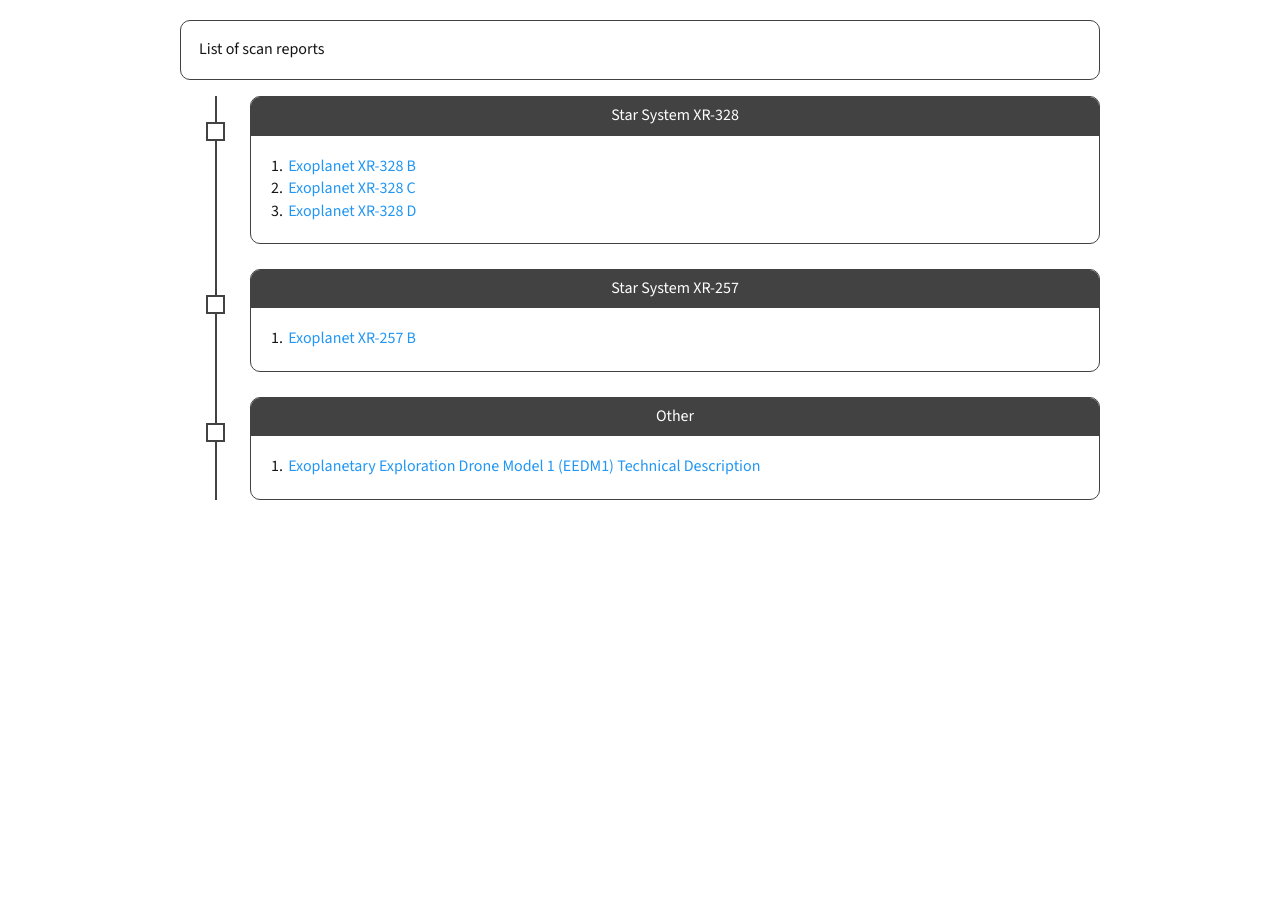
<file: index.html>
<!DOCTYPE html>
<html>
  <head>
    <meta charset="utf-8">
    <meta name="viewport" content="width=device-width, initial-scale=1">
    <title>List of scan reports</title>
    <link rel="stylesheet" href="./css/terminal.css">
  </head>
  <body class="terminal">
    <div class="container" style="margin-top:20px">
        <header><pre><code class="language-js hljs javascript">List of scan reports</code></pre></header>
        <div class="terminal-timeline">
          <div class="terminal-card">
            <header>Star System XR-328</header>
            <ol>
              <li><a href="./xr-328/b.html">Exoplanet XR-328 B</a></li>
              <li><a href="./xr-328/c.html">Exoplanet XR-328 C</a></li>
              <li><a href="./xr-328/d.html">Exoplanet XR-328 D</a></li>
            </ol>
          </div>
          <div class="terminal-card">
            <header>Star System XR-257</header>
            <ol>
              <li><a href="./xr-257/b.html">Exoplanet XR-257 B</a></li>
            </ol>
          </div>
          <div class="terminal-card">
            <header>Other</header>
            <ol>
              <li><a href="./drone">Exoplanetary Exploration Drone Model 1 (EEDM1) Technical Description</a></li>
            </ol>
          </div>
        </div>
      </div>
  </body>
</html>
</file>
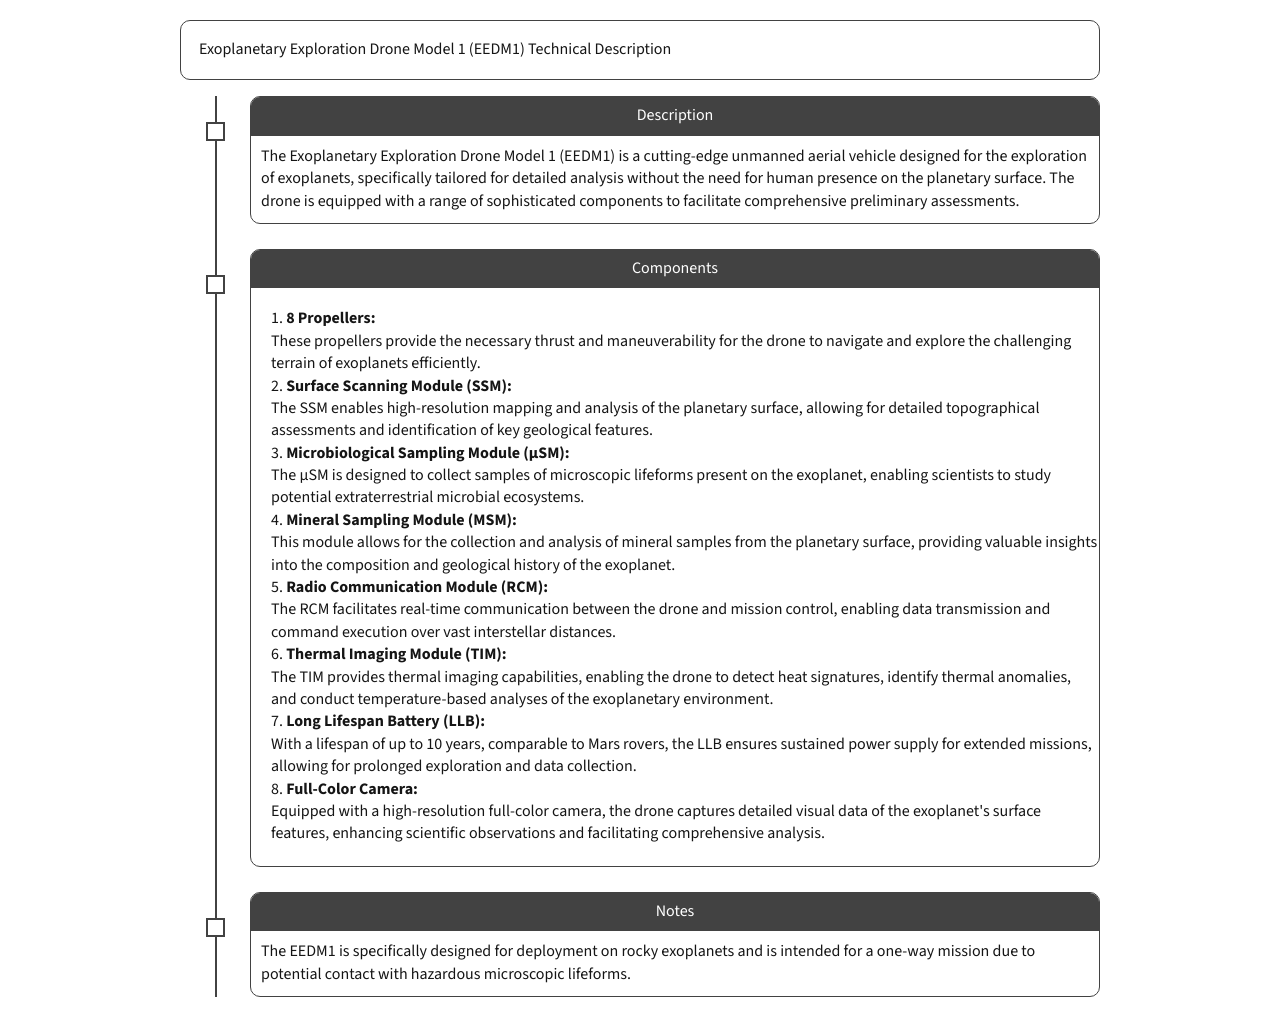
<file: drone/index.html>
<!DOCTYPE html>
<html>
  <head>
    <meta charset="utf-8">
    <meta name="viewport" content="width=device-width, initial-scale=1">
    <title>Exoplanetary Exploration Drone Model 1 (EEDM1) Technical Description</title>
    <link rel="stylesheet" href="../css/terminal.css">
  </head>
  <body class="terminal">
    <div class="container" style="margin-top:20px">
      <header><pre><code class="language-js hljs javascript">Exoplanetary Exploration Drone Model 1 (EEDM1) Technical Description</code></pre></header>
      <div class="terminal-timeline">
        <div class="terminal-card">
          <header>Description</header>
          <div>The Exoplanetary Exploration Drone Model 1 (EEDM1) is a cutting-edge unmanned aerial vehicle designed for the exploration of exoplanets, specifically tailored for detailed analysis without the need for human presence on the planetary surface. The drone is equipped with a range of sophisticated components to facilitate comprehensive preliminary assessments.</div>
        </div>
        <div class="terminal-card">
          <header>Components</header>
          <ol>
            <li><b>8 Propellers:</b><br>These propellers provide the necessary thrust and maneuverability for the drone to navigate and explore the challenging terrain of exoplanets efficiently.</li>
            <li><b>Surface Scanning Module (SSM):</b><br>The SSM enables high-resolution mapping and analysis of the planetary surface, allowing for detailed topographical assessments and identification of key geological features.</li>
            <li><b>Microbiological Sampling Module (μSM):</b><br>The μSM is designed to collect samples of microscopic lifeforms present on the exoplanet, enabling scientists to study potential extraterrestrial microbial ecosystems.</li>
            <li><b>Mineral Sampling Module (MSM):</b><br>This module allows for the collection and analysis of mineral samples from the planetary surface, providing valuable insights into the composition and geological history of the exoplanet.</li>
            <li><b>Radio Communication Module (RCM):</b><br>The RCM facilitates real-time communication between the drone and mission control, enabling data transmission and command execution over vast interstellar distances.</li>
            <li><b>Thermal Imaging Module (TIM):</b><br>The TIM provides thermal imaging capabilities, enabling the drone to detect heat signatures, identify thermal anomalies, and conduct temperature-based analyses of the exoplanetary environment.</li>
            <li><b>Long Lifespan Battery (LLB):</b><br>With a lifespan of up to 10 years, comparable to Mars rovers, the LLB ensures sustained power supply for extended missions, allowing for prolonged exploration and data collection.</li>
            <li><b>Full-Color Camera:</b><br>Equipped with a high-resolution full-color camera, the drone captures detailed visual data of the exoplanet's surface features, enhancing scientific observations and facilitating comprehensive analysis.</li>
          </ol>
        </div>
        <div class="terminal-card">
          <header>Notes</header>
          <div>The EEDM1 is specifically designed for deployment on rocky exoplanets and is intended for a one-way mission due to potential contact with hazardous microscopic lifeforms.</div>
        </div>
      </div>
    </div>
  </body>
</html>
</file>
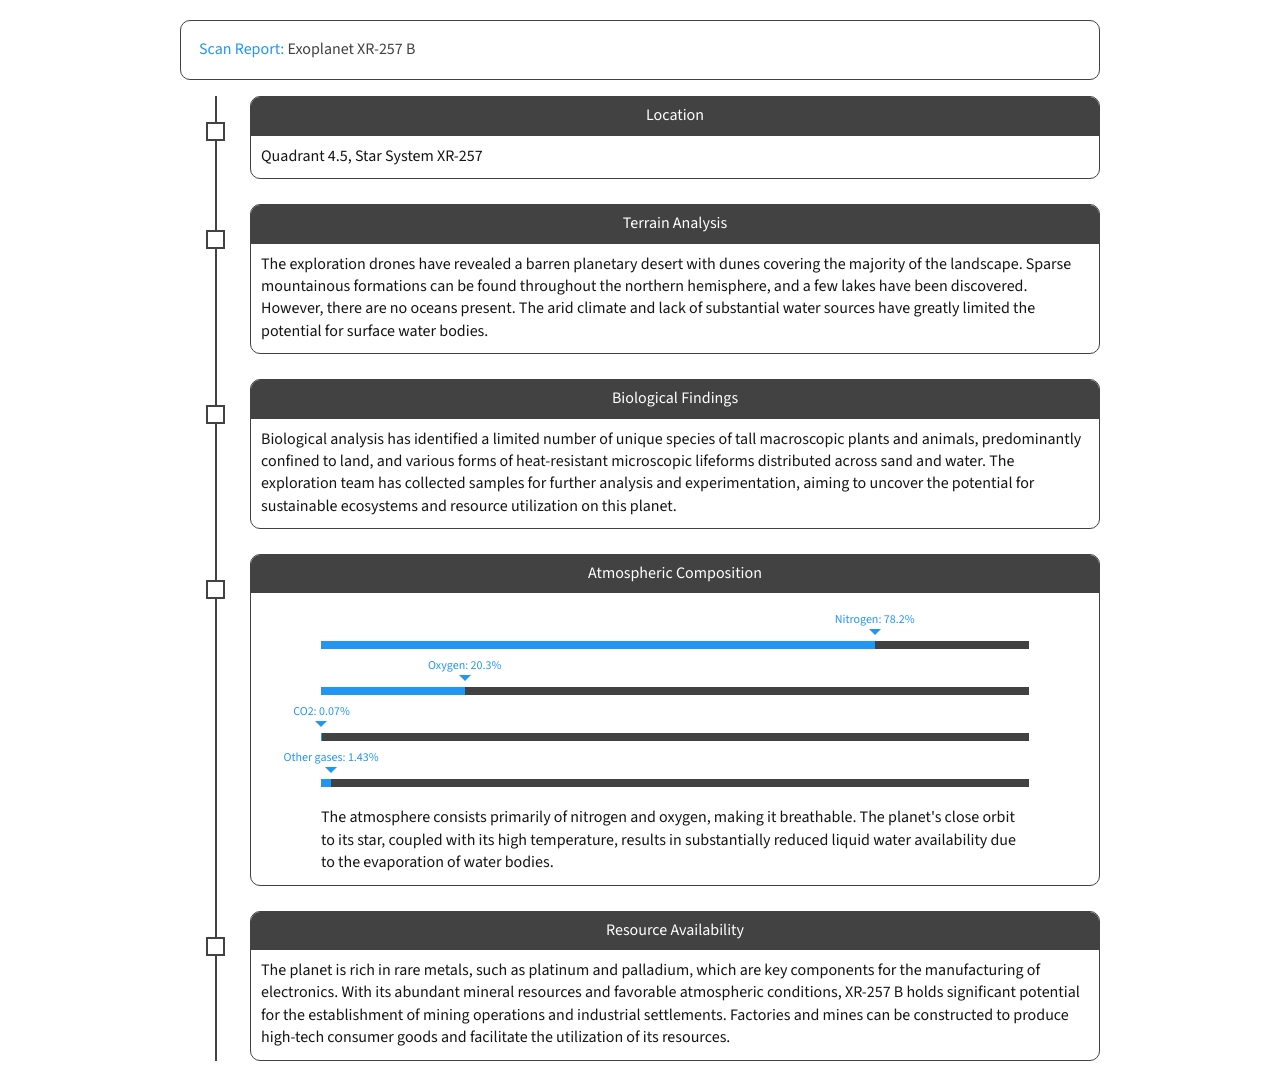
<file: xr-257/b.html>
<!DOCTYPE html>
<html>
  <head>
    <meta charset="utf-8">
    <meta name="viewport" content="width=device-width, initial-scale=1">
    <title>Scan Report: Exoplanet XR-257 B</title>
    <link rel="stylesheet" href="../css/terminal.css">
  </head>
  <body class="terminal">
    <div class="container" style="margin-top:20px">
      <header><pre><code class="language-js hljs javascript"><span class="hljs-keyword">Scan Report:</span><span class="hljs-string"> Exoplanet XR-257 B</span></code></pre></header>
      <div class="terminal-timeline">
        <div class="terminal-card">
          <header>Location</header>
          <div>Quadrant 4.5, Star System XR-257</div>
        </div>
        <div class="terminal-card">
          <header>Terrain Analysis</header>
          <div>The exploration drones have revealed a barren planetary desert with dunes covering the majority of the landscape. Sparse mountainous formations can be found throughout the northern hemisphere, and a few lakes have been discovered. However, there are no oceans present. The arid climate and lack of substantial water sources have greatly limited the potential for surface water bodies.</div>
        </div>
        <div class="terminal-card">
          <header>Biological Findings</header>
          <div>Biological analysis has identified a limited number of unique species of tall macroscopic plants and animals, predominantly confined to land, and various forms of heat-resistant microscopic lifeforms distributed across sand and water. The exploration team has collected samples for further analysis and experimentation, aiming to uncover the potential for sustainable ecosystems and resource utilization on this planet.</div>
        </div>
        <div class="terminal-card">
          <header>Atmospheric Composition</header>
          <div style="padding-left:70px;padding-right:70px">
            <div class="progress-bar progress-bar-show-percent">
              <div class="progress-bar-filled" style="width: 78.2%" data-filled="Nitrogen: 78.2%"></div>
            </div>
            <div class="progress-bar progress-bar-show-percent">
              <div class="progress-bar-filled" style="width: 20.3%" data-filled="Oxygen: 20.3%"></div>
            </div>
            <div class="progress-bar progress-bar-show-percent">
              <div class="progress-bar-filled" style="width: 0.07%" data-filled="CO2: 0.07%"></div>
            </div>
            <div class="progress-bar progress-bar-show-percent">
              <div class="progress-bar-filled" style="width: 1.43%" data-filled="Other gases: 1.43%"></div>
            </div>
            <div style="margin-top:20px">The atmosphere consists primarily of nitrogen and oxygen, making it breathable. The planet's close orbit to its star, coupled with its high temperature, results in substantially reduced liquid water availability due to the evaporation of water bodies.</div>
          </div>
        </div>
        <div class="terminal-card">
          <header>Resource Availability</header>
          <div>The planet is rich in rare metals, such as platinum and palladium, which are key components for the manufacturing of electronics. With its abundant mineral resources and favorable atmospheric conditions, XR-257 B holds significant potential for the establishment of mining operations and industrial settlements. Factories and mines can be constructed to produce high-tech consumer goods and facilitate the utilization of its resources.</div>
        </div>
      </div>
    </div>
  </body>
</html>
</file>
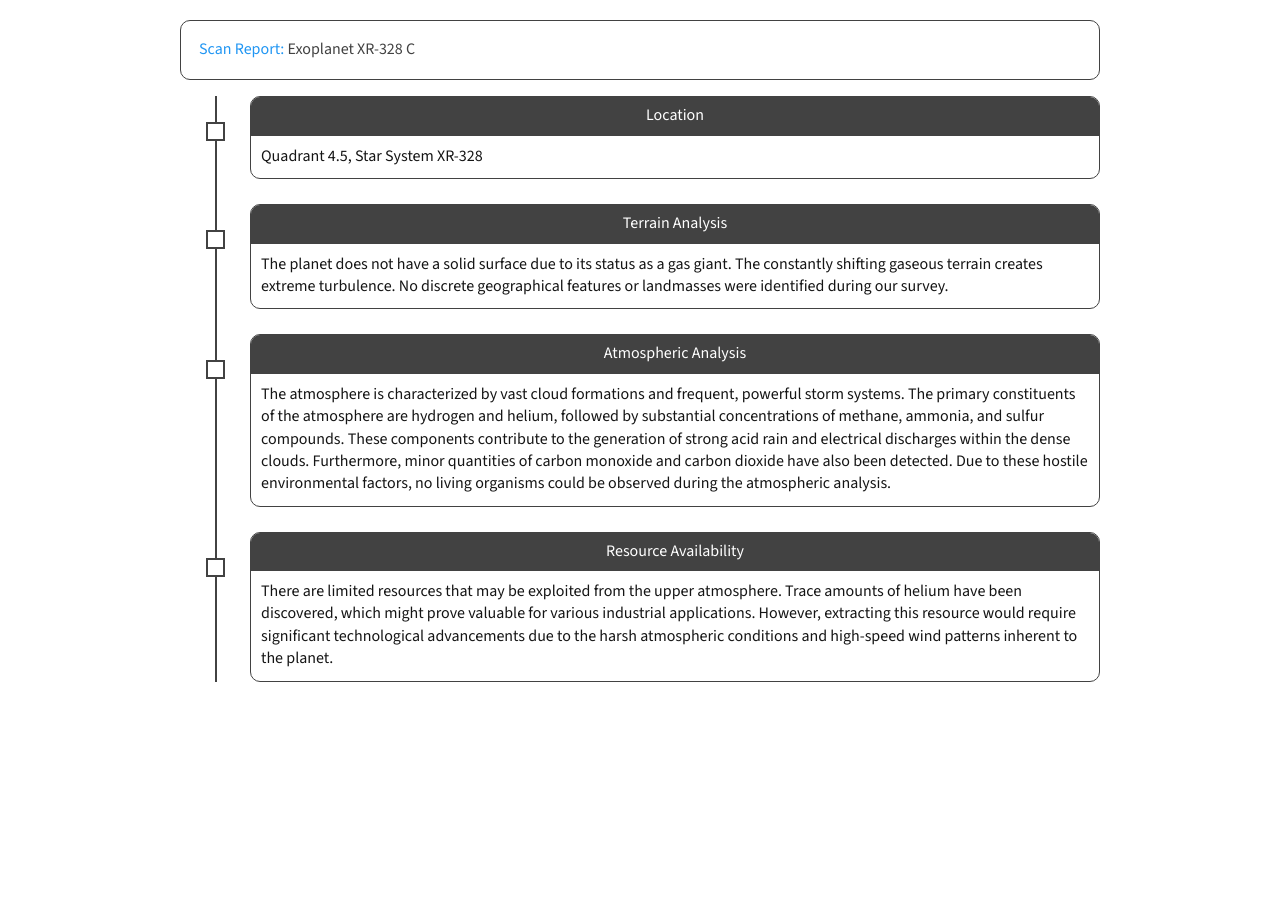
<file: xr-328/c.html>
<!DOCTYPE html>
<html>
  <head>
    <meta charset="utf-8">
    <meta name="viewport" content="width=device-width, initial-scale=1">
    <title>Scan Report: Exoplanet XR-328 C</title>
    <link rel="stylesheet" href="../css/terminal.css">
  </head>
  <body class="terminal">
    <div class="container" style="margin-top:20px">
      <header><pre><code class="language-js hljs javascript"><span class="hljs-keyword">Scan Report:</span><span class="hljs-string"> Exoplanet XR-328 C</span></code></pre></header>
      <div class="terminal-timeline">
        <div class="terminal-card">
          <header>Location</header>
          <div>Quadrant 4.5, Star System XR-328</div>
        </div>
        <div class="terminal-card">
          <header>Terrain Analysis</header>
          <div>The planet does not have a solid surface due to its status as a gas giant. The constantly shifting gaseous terrain creates extreme turbulence. No discrete geographical features or landmasses were identified during our survey.</div>
        </div>
        <div class="terminal-card">
          <header>Atmospheric Analysis</header>
          <div>The atmosphere is characterized by vast cloud formations and frequent, powerful storm systems. The primary constituents of the atmosphere are hydrogen and helium, followed by substantial concentrations of methane, ammonia, and sulfur compounds. These components contribute to the generation of strong acid rain and electrical discharges within the dense clouds. Furthermore, minor quantities of carbon monoxide and carbon dioxide have also been detected. Due to these hostile environmental factors, no living organisms could be observed during the atmospheric analysis.</div>
        </div>
        <div class="terminal-card">
          <header>Resource Availability</header>
          <div>There are limited resources that may be exploited from the upper atmosphere. Trace amounts of helium have been discovered, which might prove valuable for various industrial applications. However, extracting this resource would require significant technological advancements due to the harsh atmospheric conditions and high-speed wind patterns inherent to the planet.</div>
        </div>
      </div>
    </div>
  </body>
</html>
</file>
<file: css/terminal.css>
/* Source: https://unpkg.com/terminal.css@0.7.4/dist/terminal.min.css */

@import url(https://fonts.googleapis.com/css2?family=Source+Sans+Pro:wght@300;400;700&display=swap);:root{--global-font-size:16px;--global-line-height:1.4em;--global-space:10px;--font-stack:"Source Sans Pro", "Monaco", "Lucida Console", "Liberation Mono", "DejaVu Sans Mono", "Bitstream Vera Sans Mono", "Courier New", sans-serif;--mono-font-stack:"Source Sans Pro", "Monaco", "Lucida Console", "Liberation Mono", "DejaVu Sans Mono", "Bitstream Vera Sans Mono", "Courier New", sans-serif;--background-color:#fff;--page-width:60em;--font-color:#151515;--invert-font-color:#fff;--primary-color:#2196f3;--secondary-color:#424242;--error-color:#f44336;--progress-bar-background:#424242;--progress-bar-fill:#2196f3;--code-bg-color:#e8eff2;--input-style:solid;--display-h1-decoration:none;--block-background-color:var(--background-color)}*{box-sizing:border-box;text-rendering:geometricprecision}*::selection{background:var(--primary-color);color:var(--invert-font-color)}body{font-size:var(--global-font-size);color:var(--font-color);line-height:var(--global-line-height);margin:0;font-family:var(--font-stack);word-wrap:break-word;background-color:var(--background-color)}h1,h2,h3,h4,h5,h6,.logo{line-height:var(--global-line-height)}a{cursor:pointer;color:var(--primary-color);text-decoration:none}a:hover{background-color:var(--primary-color);color:var(--invert-font-color)}em{font-size:var(--global-font-size);font-style:italic;font-family:var(--font-stack);color:var(--font-color)}blockquote,code,em,strong{line-height:var(--global-line-height)}blockquote,code,footer,h1,h2,h3,h4,h5,h6,header,li,ol,p,section,ul,.logo{float:none;margin:0;padding:0}blockquote,h1,ol,p,ul,.logo{margin-top:calc(var(--global-space) * 2);margin-bottom:calc(var(--global-space) * 2)}h1,.logo{position:relative;display:inline-block;display:table-cell;padding:calc(var(--global-space) * 2)0;margin:0;overflow:hidden;font-weight:600}h1::after{content:"====================================================================================================";position:absolute;bottom:5px;left:0;display:var(--display-h1-decoration)}h1+*,.logo+*{margin-top:0}h2,h3,h4,h5,h6{position:relative;margin-bottom:var(--global-line-height);font-weight:600}blockquote{position:relative;padding-left:calc(var(--global-space) * 2);padding-left:2ch;overflow:hidden}blockquote::after{content:">\A>\A>\A>\A>\A>\A>\A>\A>\A>\A>\A>\A>\A>\A>\A>\A>\A>\A>\A>\A>\A>\A>\A>\A>\A>\A>\A>\A>\A>\A>\A>\A>\A>\A>\A>\A>\A>\A>\A>\A>\A>\A>\A>\A>\A>\A>\A>\A>\A>\A>\A>\A>\A>\A>\A>\A>\A>\A>\A>\A>\A>\A>\A>\A>\A>\A>\A>\A>\A>\A>\A>\A>\A>\A>\A>\A>\A>\A>\A>\A>\A>\A>\A>\A>\A>\A>\A>\A>\A>\A>\A>\A>\A>\A>\A>\A>\A>\A>\A>";white-space:pre;position:absolute;top:0;left:0;line-height:var(--global-line-height);color:#9ca2ab}code{font-weight:inherit;background-color:var(--code-bg-color);font-family:var(--mono-font-stack)}code::after,code::before{content:"`";display:inline}pre code::after,pre code::before{content:""}pre{display:block;word-break:break-all;word-wrap:break-word;color:var(--secondary-color);background-color:var(--block-background-color);border:1px solid var(--secondary-color);padding:var(--global-space);white-space:pre-wrap;white-space:-moz-pre-wrap;white-space:-o-pre-wrap}pre code{overflow-x:scroll;padding:0;margin:0;display:inline-block;min-width:100%;font-family:var(--mono-font-stack);background-color:var(--block-background-color)}.terminal blockquote,.terminal h1,.terminal h2,.terminal h3,.terminal h4,.terminal h5,.terminal h6,.terminal strong,.terminal .logo{font-size:var(--global-font-size);font-style:normal;font-family:var(--font-stack);color:var(--font-color)}.terminal code{font-size:var(--global-font-size);font-style:normal;color:var(--font-color)}.terminal-prompt{position:relative;white-space:nowrap}.terminal-prompt::before{content:"> "}.terminal-prompt::after{content:"";animation:cursor 800ms infinite;background:var(--primary-color);border-radius:10px;display:inline-block;height:1em;margin-left:.2em;width:3px;bottom:-2px;position:relative}@keyframes cursor{0%{opacity:0}50%{opacity:1}100%{opacity:0}}@keyframes cursor{0%{opacity:0}50%{opacity:1}100%{opacity:0}}li,li>ul>li{position:relative;display:block;padding-left:calc(var(--global-space) * 2)}nav>ul>li{padding-left:0}li::after{position:absolute;top:0;left:0}ul>li::after{content:"-"}nav ul>li::after{content:""}ol li::before{content:counters(item,".")". ";counter-increment:item}ol ol li::before{content:counters(item,".")" ";counter-increment:item}.terminal-menu li::after,.terminal-menu li::before{display:none}ol{counter-reset:item}ol li:nth-child(n+10)::after{left:-7px}ol ol{margin-top:0;margin-bottom:0}.terminal-menu{width:100%}.terminal-nav{display:flex;flex-direction:column;align-items:flex-start}ul ul{margin-top:0;margin-bottom:0}.terminal-menu ul{list-style-type:none;padding:0!important;display:flex;flex-direction:column;width:100%;flex-grow:1;font-size:var(--global-font-size);margin-top:0}.terminal-menu li{display:flex;margin:0 0 .5em;padding:0}ol.terminal-toc li{border-bottom:1px dotted var(--secondary-color);padding:0;margin-bottom:15px}.terminal-menu li:last-child{margin-bottom:0}ol.terminal-toc li a{margin:4px 4px 4px 0;background:var(--background-color);position:relative;top:6px;text-align:left;padding-right:4px}.terminal-menu li a:not(.btn){text-decoration:none;display:block;width:100%;border:none;color:var(--secondary-color)}.terminal-menu li a.active{color:var(--font-color)}.terminal-menu li a:hover{background:0 0;color:inherit}ol.terminal-toc li::before{content:counters(item,".")". ";counter-increment:item;position:absolute;right:0;background:var(--background-color);padding:4px 0 4px 4px;bottom:-8px}ol.terminal-toc li a:hover{background:var(--primary-color);color:var(--invert-font-color)}hr{position:relative;overflow:hidden;margin:calc(var(--global-space) * 4)0;border:0;border-bottom:1px dashed var(--secondary-color)}p{margin:0 0 var(--global-line-height);color:var(--font-color)}.container{max-width:var(--page-width)}.container,.container-fluid{margin:0 auto;padding:0 calc(var(--global-space) * 2)}img{width:100%}.progress-bar{height:8px;background-color:var(--progress-bar-background);margin:12px 0}.progress-bar.progress-bar-show-percent{margin-top:38px}.progress-bar-filled{background-color:var(--progress-bar-fill);height:100%;transition:width .3s ease;position:relative;width:0}.progress-bar-filled::before{content:"";border:6px solid transparent;border-top-color:var(--progress-bar-fill);position:absolute;top:-12px;right:-6px}.progress-bar-filled::after{color:var(--progress-bar-fill);content:attr(data-filled);display:block;font-size:12px;white-space:nowrap;position:absolute;border:6px solid transparent;top:-38px;right:0;transform:translateX(50%)}.progress-bar-no-arrow>.progress-bar-filled::before,.progress-bar-no-arrow>.progress-bar-filled::after{content:"";display:none;visibility:hidden;opacity:0}table{width:100%;border-collapse:collapse;margin:var(--global-line-height)0;color:var(--font-color);font-size:var(--global-font-size)}table td,table th{vertical-align:top;border:1px solid var(--font-color);line-height:var(--global-line-height);padding:calc(var(--global-space)/2);font-size:1em}table thead th{font-size:1em}table tfoot tr th{font-weight:500}table caption{font-size:1em;margin:0 0 1em}table tbody td:first-child{font-weight:700;color:var(--secondary-color)}.form{width:100%}fieldset{border:1px solid var(--font-color);padding:1em}label{font-size:1em;color:var(--font-color)}input[type=email],input[type=text],input[type=number],input[type=password],input[type=search]{border:1px var(--input-style)var(--font-color);width:100%;padding:.7em .5em;font-size:1em;font-family:var(--font-stack);appearance:none;border-radius:10px}input[type=email]:active,input[type=text]:active,input[type=number]:active,input[type=password]:active,input[type=search]:active,input[type=email]:focus,input[type=text]:focus,input[type=number]:focus,input[type=password]:focus,input[type=search]:focus{outline:none;appearance:none;border:1px solid var(--font-color)}input[type=text]:not(:placeholder-shown):invalid,input[type=email]:not(:placeholder-shown):invalid,input[type=password]:not(:placeholder-shown):invalid,input[type=search]:not(:placeholder-shown):invalid,input[type=number]:not(:placeholder-shown):invalid{border-color:var(--error-color)}input,textarea{color:var(--font-color);background-color:var(--background-color)}input::placeholder,textarea::placeholder{color:var(--secondary-color)!important;opacity:1}textarea{height:auto;width:100%;resize:none;border:1px var(--input-style)var(--font-color);padding:.5em;font-size:1em;font-family:var(--font-stack);appearance:none;border-radius:10px}textarea:focus{outline:none;appearance:none;border:1px solid var(--font-color)}textarea:not(:placeholder-shown):invalid{border-color:var(--error-color)}input:-webkit-autofill,input:-webkit-autofill:hover,input:-webkit-autofill:focus textarea:-webkit-autofill,textarea:-webkit-autofill:hover textarea:-webkit-autofill:focus,select:-webkit-autofill,select:-webkit-autofill:hover,select:-webkit-autofill:focus{border:1px solid var(--font-color);-webkit-text-fill-color:var(--font-color);box-shadow:0 0 0 1e3px var(--invert-font-color)inset;transition:background-color 5e3s ease-in-out 0s}.form-group{margin-bottom:var(--global-line-height);overflow:auto}.btn{border-style:solid;border-width:1px;display:inline-flex;-ms-flex-align:center;align-items:center;-ms-flex-pack:center;justify-content:center;cursor:pointer;outline:none;padding:.65em 2em;font-size:1em;font-family:inherit;user-select:none;position:relative;z-index:1}.btn:active{box-shadow:none}.btn.btn-ghost{border-color:var(--font-color);color:var(--font-color);background-color:initial}.btn.btn-ghost:focus,.btn.btn-ghost:hover{border-color:var(--tertiary-color);color:var(--tertiary-color);z-index:2}.btn.btn-ghost:hover{background-color:initial}.btn-block{width:100%;display:flex}.btn-default{background-color:var(--font-color);border-color:var(--invert-font-color);color:var(--invert-font-color)}.btn-default:hover,.btn-default:focus:not(.btn-ghost){background-color:var(--secondary-color);color:var(--invert-font-color)}.btn-default.btn-ghost:focus,.btn-default.btn-ghost:hover{border-color:var(--secondary-color);color:var(--secondary-color);z-index:2}.btn-error{color:var(--invert-font-color);background-color:var(--error-color);border:1px solid var(--error-color)}.btn-error:hover,.btn-error:focus:not(.btn-ghost){background-color:var(--error-color);border-color:var(--error-color)}.btn-error.btn-ghost{border-color:var(--error-color);color:var(--error-color)}.btn-error.btn-ghost:focus,.btn-error.btn-ghost:hover{border-color:var(--error-color);color:var(--error-color);z-index:2}.btn-primary{color:var(--invert-font-color);background-color:var(--primary-color);border:1px solid var(--primary-color)}.btn-primary:hover,.btn-primary:focus:not(.btn-ghost){background-color:var(--primary-color);border-color:var(--primary-color)}.btn-primary.btn-ghost{border-color:var(--primary-color);color:var(--primary-color)}.btn-primary.btn-ghost:focus,.btn-primary.btn-ghost:hover{border-color:var(--primary-color);color:var(--primary-color);z-index:2}.btn-small{padding:.5em 1.3em!important;font-size:.9em!important}.btn-group{overflow:auto}.btn-group .btn{float:left}.btn-group .btn-ghost:not(:first-child){margin-left:-1px}.terminal-card{border:1px solid var(--secondary-color)}.terminal-card>header{color:var(--invert-font-color);text-align:center;background-color:var(--secondary-color);padding:.5em 0}.terminal-card>div:first-of-type{padding:var(--global-space)}.terminal-timeline{position:relative;padding-left:70px}.terminal-timeline::before{content:' ';background:var(--secondary-color);display:inline-block;position:absolute;left:35px;width:2px;height:100%;z-index:400}.terminal-timeline .terminal-card{margin-bottom:25px}.terminal-timeline .terminal-card::before{content:' ';background:var(--invert-font-color);border:2px solid var(--secondary-color);display:inline-block;position:absolute;margin-top:25px;left:26px;width:15px;height:15px;z-index:400}.terminal-alert{color:var(--font-color);padding:1em;border:1px solid var(--font-color);margin-bottom:var(--global-space)}.terminal-alert-error{color:var(--error-color);border-color:var(--error-color)}.terminal-alert-primary{color:var(--primary-color);border-color:var(--primary-color)}@media screen and (width <= 960px){label{display:block;width:100%}pre::-webkit-scrollbar{height:3px}}@media screen and (width <= 480px){form{width:100%}}@media only screen and (width >= 30em){.terminal-nav{flex-direction:row;align-items:center}.terminal-menu ul{flex-direction:row;place-items:center flex-end;justify-content:flex-end;margin-top:calc(var(--global-space) * 2)}.terminal-menu li{margin:0;margin-right:2em}.terminal-menu li:last-child{margin-right:0}}.terminal-media:not(:last-child){margin-bottom:1.25rem}.terminal-media-left{padding-right:var(--global-space)}.terminal-media-left,.terminal-media-right{display:table-cell;vertical-align:top}.terminal-media-right{padding-left:var(--global-space)}.terminal-media-body{display:table-cell;vertical-align:top}.terminal-media-heading{font-size:1em;font-weight:700}.terminal-media-content{margin-top:.3rem}.terminal-placeholder{background-color:var(--secondary-color);text-align:center;color:var(--font-color);font-size:1rem;border:1px solid var(--secondary-color)}figure>img{padding:0}.terminal-avatarholder{width:calc(var(--global-space) * 5);height:calc(var(--global-space) * 5)}.terminal-avatarholder img{padding:0}figure{margin:0}figure>figcaption{color:var(--secondary-color);text-align:center}.hljs{display:block;overflow-x:auto;padding:.5em;background:var(--block-background-color);color:var(--font-color)}.hljs-comment,.hljs-quote{color:var(--secondary-color)}.hljs-variable{color:var(--font-color)}.hljs-keyword,.hljs-selector-tag,.hljs-built_in,.hljs-name,.hljs-tag{color:var(--primary-color)}.hljs-string,.hljs-title,.hljs-section,.hljs-attribute,.hljs-literal,.hljs-template-tag,.hljs-template-variable,.hljs-type,.hljs-addition{color:var(--secondary-color)}.hljs-string{color:var(--secondary-color)}.hljs-deletion,.hljs-selector-attr,.hljs-selector-pseudo,.hljs-meta{color:var(--primary-color)}.hljs-doctag{color:var(--secondary-color)}.hljs-attr{color:var(--primary-color)}.hljs-symbol,.hljs-bullet,.hljs-link{color:var(--primary-color)}.hljs-emphasis{font-style:italic}.hljs-strong{font-weight:700}

.terminal-card,.terminal-alert,pre,a,audio{border-radius:10px}header{border-radius:9px 9px 0 0}a{padding:1px 2px 1px 2px}
</file>
